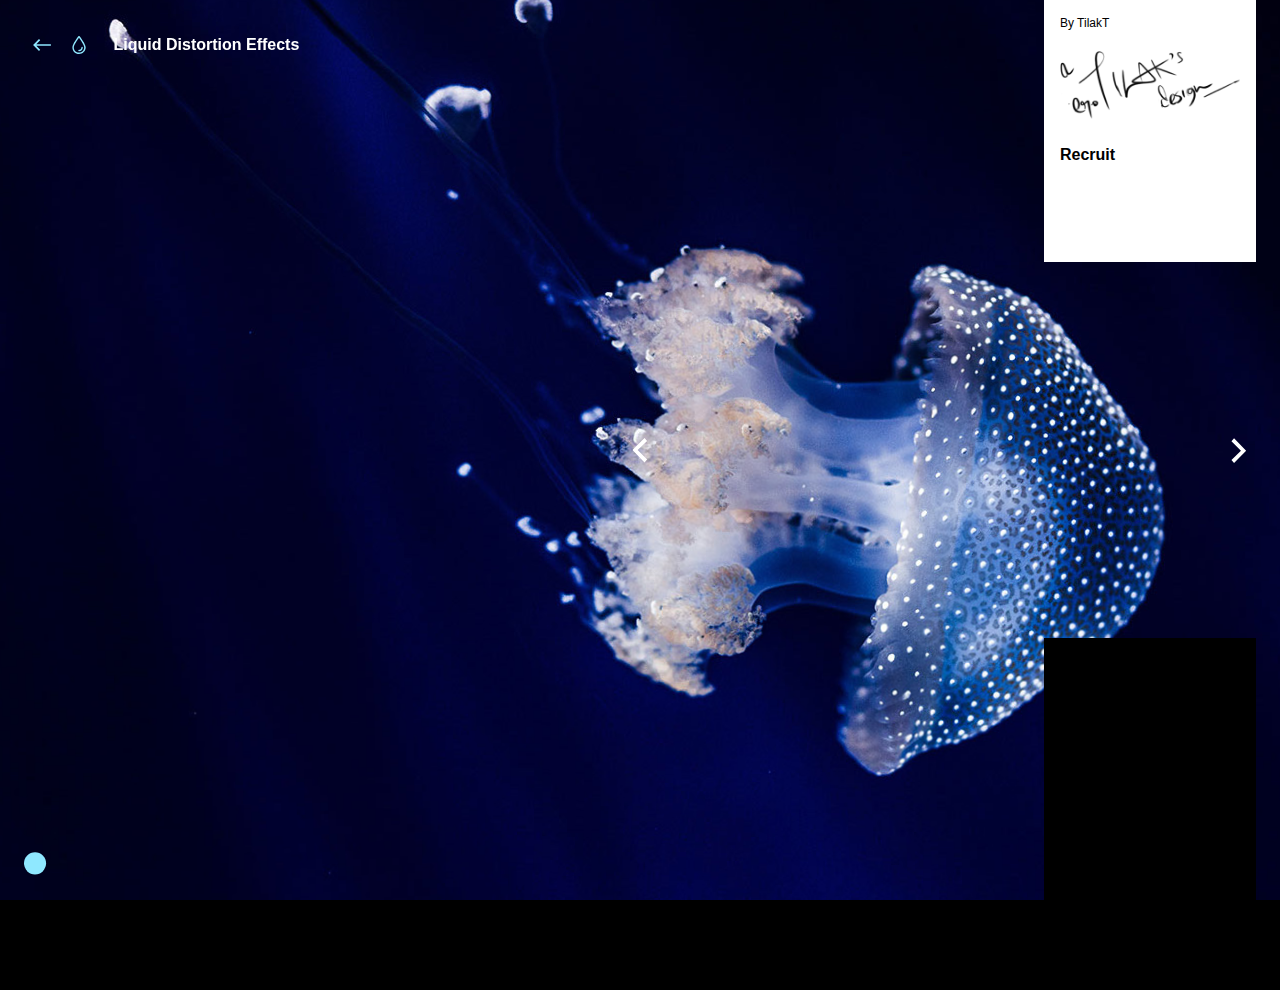
<file: index.html>
<!DOCTYPE html>
<html lang="en" class="no-js">
	<head>
		<meta charset="UTF-8" />
		<meta name="viewport" content="width=device-width, initial-scale=1">
		<title>erTilakT Gallery | INDE-ORIGINALS | Portfolio</title>
		<meta name="description" content="Some liquid distortion effects applied to an image slideshow using canvas, PixiJS and Greensock" />
		<meta name="keywords" content="web development, canvas, distortion, liquid, effect, slideshow, javascript" />
		<meta name="author" content="Yannis Yannakopoulos for Codrops" />
		<link rel="shortcut icon" href="favicon.ico">
		<link rel="stylesheet" type="text/css" href="css/normalize.css" />
		<link rel="stylesheet" type="text/css" href="css/design.css" />
		<link rel="stylesheet" type="text/css" href="css/component.css" />
		<link rel="stylesheet" type="text/css" href="pater/pater.css" />
		<script>document.documentElement.className = 'js';</script>
	</head>
	<body class="design-1 loading">
		<svg class="hidden">
			<symbol id="icon-arrow" viewBox="0 0 24 24">
				<title>arrow</title>
				<polygon points="6.3,12.8 20.9,12.8 20.9,11.2 6.3,11.2 10.2,7.2 9,6 3.1,12 9,18 10.2,16.8 "/>
			</symbol>
			<symbol id="icon-drop" viewBox="0 0 24 24">
				<title>drop</title>
				<path d="M12,21c-3.6,0-6.6-3-6.6-6.6C5.4,11,10.8,4,11.4,3.2C11.6,3.1,11.8,3,12,3s0.4,0.1,0.6,0.3c0.6,0.8,6.1,7.8,6.1,11.2C18.6,18.1,15.6,21,12,21zM12,4.8c-1.8,2.4-5.2,7.4-5.2,9.6c0,2.9,2.3,5.2,5.2,5.2s5.2-2.3,5.2-5.2C17.2,12.2,13.8,7.3,12,4.8z"/><path d="M12,18.2c-0.4,0-0.7-0.3-0.7-0.7s0.3-0.7,0.7-0.7c1.3,0,2.4-1.1,2.4-2.4c0-0.4,0.3-0.7,0.7-0.7c0.4,0,0.7,0.3,0.7,0.7C15.8,16.5,14.1,18.2,12,18.2z"/>
			</symbol>
			<symbol id="icon-home" viewBox="0 0 32.6 31.8">
				<title>home</title>
				<circle cx="15" cy="15" r="15"/>
			</symbol>
			<symbol id="icon-arrow-nav" viewBox="208.3 352 4.2 6.4">
				<title>arrow-nav</title>
				<polygon points="212.1,357.3 211.5,358 208.7,355.1 211.5,352.3 212.1,353 209.9,355.1"></polygon>
			</symbol>
		</svg>
		<main class="site-wrapper">
			<div class="content content--fixed">
				<header class="tilak-header">
					<div class="tilak-links">
						<a class="tilak-icon tilak-icon--prev" href="tel:+91-9791387719" title="Previous design"><svg class="icon icon--arrow"><use xlink:href="#icon-arrow"></use></svg></a>
						<a class="tilak-icon tilak-icon--drop" href="mailto:ertilaksdesign@gmail.com" title="Contact"><svg class="icon icon--drop"><use xlink:href="#icon-drop"></use></svg></a>
					</div>
					<h1 class="tilak-header__title">Liquid Distortion Effects</h1>
				</header>
				<a class="home" href="https://home.com/tilak/LiquidDistortion/" title="Find this project on home"><svg class="icon icon--home"><use xlink:href="#icon-home"></use></svg></a>
				<!-- <nav class="designs">	-->
					<!-- <a class="design design--current" href="index.html"><span>design 1</span></a> -->
					<!-- <a class="design" href="index2.html"><span>design 2</span></a> -->
					<!-- <a class="design" href="index3.html"><span>design 3</span></a> -->
					<!-- <a class="design" href="index4.html"><span>design 4</span></a> -->
					<!-- <a class="design" href="index5.html"><span>design 5</span></a> -->
				<!-- </nav> -->
				<a class="pater" href="mailto:tilakji@engineer.com" onClick="recordOutboundLink(this, 'Outbound Links', 'Hotjar10102017');return false;">
					<div class="pater__img"></div>
					<h3 class="pater__title">Recruit</h3>
					<p class="pater__description">Eye for detail,‘Quality-First’ Mind,Self-motivated learner,D.I.Y Troubleshooter,Creative
Thinker,Sound Aesthete,Listener,Leader <strong>Mail me</strong></p>
				</a>
			</div>
			<div class="content">
				<div class="slide-wrapper">
					<div class="slide-item">
						<img src="img/1.jpg" class="slide-item__image">
					</div>
					<div class="slide-item">
						<img src="img/2.jpg" class="slide-item__image">
					</div>
					<div class="slide-item">
						<img src="img/3.jpg" class="slide-item__image">
					</div>					
				</div>
				<button class="scene-nav scene-nav--prev" data-nav="previous"><svg class="icon icon--arrow-nav-prev"><use xlink:href="#icon-arrow-nav"></use></svg></button>
				<button class="scene-nav scene-nav--next" data-nav="next"><svg class="icon icon--arrow-nav-next"><use xlink:href="#icon-arrow-nav"></use></svg></button>
			</div>
		</main>
		<script src="js/design.js"></script>
		<script src="js/pixi.min.js"></script>
		<script src="js/TweenMax.min.js"></script>
		<script src="js/main.js"></script>
		<script src="js/imagesloaded.pkgd.min.js"></script>
		<script>
			imagesLoaded(document.body, () => document.body.classList.remove('loading'));

			var spriteImages 	= document.querySelectorAll( '.slide-item__image' );
			var spriteImagesSrc = [];

			for ( var i = 0; i < spriteImages.length; i++ ) {
				var img = spriteImages[i];
				spriteImagesSrc.push( img.getAttribute('src' ) );
			}

			var initCanvasSlideshow = new CanvasSlideshow({
				sprites: spriteImagesSrc,
				displacementImage: 'img/dmaps/2048x2048/clouds.jpg',
				autoPlay: true,
				autoPlaySpeed: [10, 3],
				displaceScale: [200, 70]
			});
		</script>
	</body>
</html>
</file>
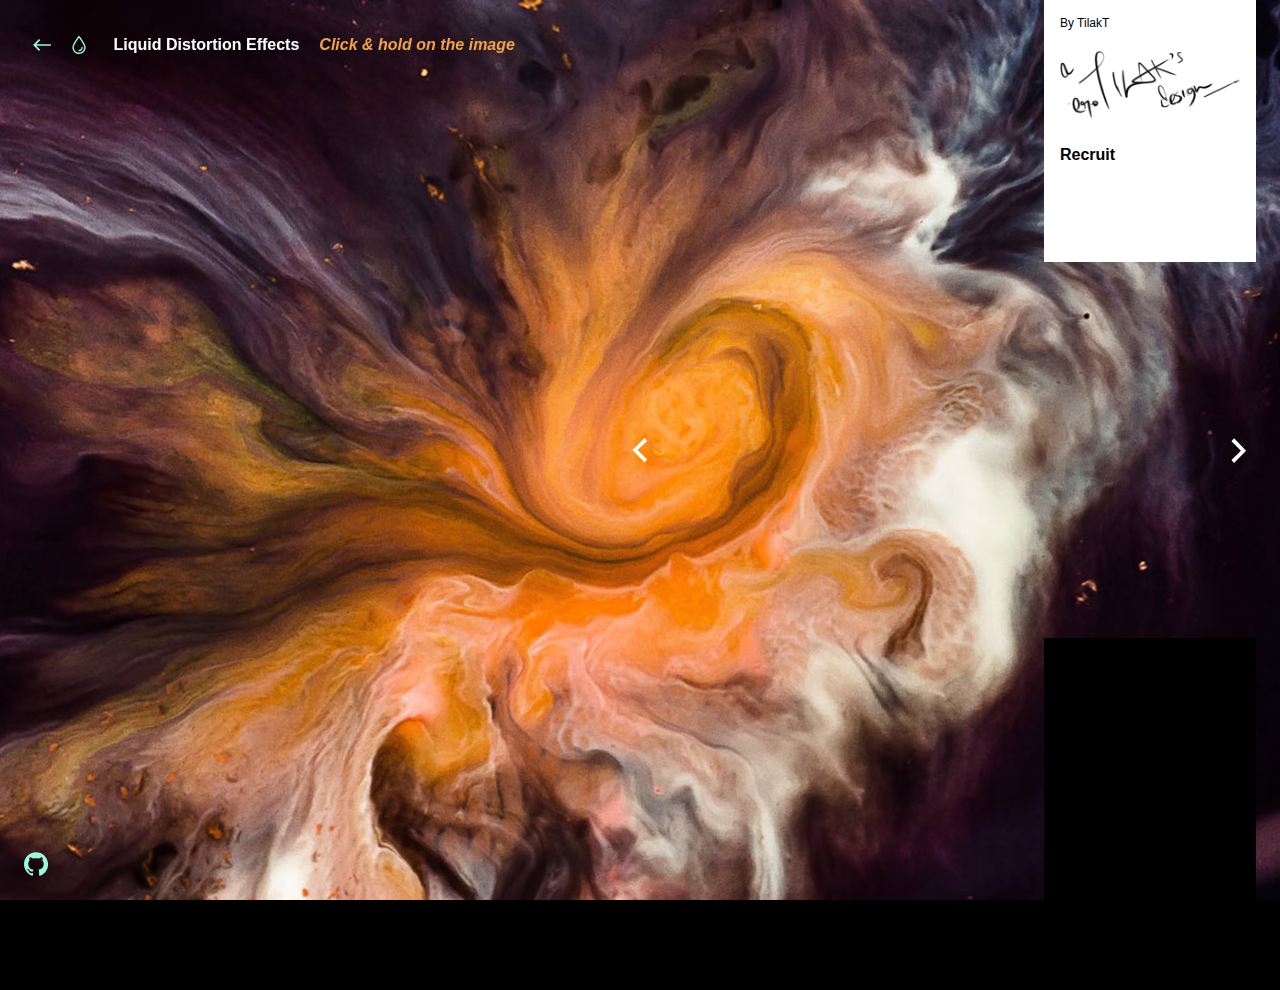
<file: index2.html>
<!DOCTYPE html>
<html lang="en" class="no-js">
	<head>
		<meta charset="UTF-8" />
		<meta name="viewport" content="width=device-width, initial-scale=1">
		<title>erTilakT Gallery | INDE-ORIGINALS | Portfolio</title>
		<meta name="description" content="Some liquid distortion effects applied to an image slideshow using canvas, PixiJS and Greensock" />
		<meta name="keywords" content="web development, canvas, distortion, liquid, effect, slideshow, javascript" />
		<meta name="author" content="Yannis Yannakopoulos for Codrops" />
		<link rel="shortcut icon" href="favicon.ico">
		<link rel="stylesheet" type="text/css" href="css/normalize.css" />
		<link rel="stylesheet" type="text/css" href="css/design.css" />
		<link rel="stylesheet" type="text/css" href="css/component.css" />
		<link rel="stylesheet" type="text/css" href="pater/pater.css" />
		<script>document.documentElement.className = 'js';</script>
	</head>
	<body class="design-2 loading">
		<svg class="hidden">
			<symbol id="icon-arrow" viewBox="0 0 24 24">
				<title>arrow</title>
				<polygon points="6.3,12.8 20.9,12.8 20.9,11.2 6.3,11.2 10.2,7.2 9,6 3.1,12 9,18 10.2,16.8 "/>
			</symbol>
			<symbol id="icon-drop" viewBox="0 0 24 24">
				<title>drop</title>
				<path d="M12,21c-3.6,0-6.6-3-6.6-6.6C5.4,11,10.8,4,11.4,3.2C11.6,3.1,11.8,3,12,3s0.4,0.1,0.6,0.3c0.6,0.8,6.1,7.8,6.1,11.2C18.6,18.1,15.6,21,12,21zM12,4.8c-1.8,2.4-5.2,7.4-5.2,9.6c0,2.9,2.3,5.2,5.2,5.2s5.2-2.3,5.2-5.2C17.2,12.2,13.8,7.3,12,4.8z"/><path d="M12,18.2c-0.4,0-0.7-0.3-0.7-0.7s0.3-0.7,0.7-0.7c1.3,0,2.4-1.1,2.4-2.4c0-0.4,0.3-0.7,0.7-0.7c0.4,0,0.7,0.3,0.7,0.7C15.8,16.5,14.1,18.2,12,18.2z"/>
			</symbol>
			<symbol id="icon-home" viewBox="0 0 32.6 31.8">
				<title>home</title>
				<path d="M16.3,0C7.3,0,0,7.3,0,16.3c0,7.2,4.7,13.3,11.1,15.5c0.8,0.1,1.1-0.4,1.1-0.8c0-0.4,0-1.4,0-2.8c-4.5,1-5.5-2.2-5.5-2.2c-0.7-1.9-1.8-2.4-1.8-2.4c-1.5-1,0.1-1,0.1-1c1.6,0.1,2.5,1.7,2.5,1.7c1.5,2.5,3.8,1.8,4.7,1.4c0.1-1.1,0.6-1.8,1-2.2c-3.6-0.4-7.4-1.8-7.4-8.1c0-1.8,0.6-3.2,1.7-4.4C7.4,10.7,6.8,9,7.7,6.8c0,0,1.4-0.4,4.5,1.7c1.3-0.4,2.7-0.5,4.1-0.5c1.4,0,2.8,0.2,4.1,0.5c3.1-2.1,4.5-1.7,4.5-1.7c0.9,2.2,0.3,3.9,0.2,4.3c1,1.1,1.7,2.6,1.7,4.4c0,6.3-3.8,7.6-7.4,8c0.6,0.5,1.1,1.5,1.1,3c0,2.2,0,3.9,0,4.5c0,0.4,0.3,0.9,1.1,0.8c6.5-2.2,11.1-8.3,11.1-15.5C32.6,7.3,25.3,0,16.3,0z"/>
			</symbol>
			<symbol id="icon-arrow-nav" viewBox="208.3 352 4.2 6.4">
				<title>arrow-nav</title>
				<polygon points="212.1,357.3 211.5,358 208.7,355.1 211.5,352.3 212.1,353 209.9,355.1"></polygon>
			</symbol>
		</svg>
		<main class="site-wrapper">
			<div class="content content--fixed">
				<header class="tilak-header">
					<div class="tilak-links">
						<a class="tilak-icon tilak-icon--prev" href="tel:+91-9791387719" title="Previous design"><svg class="icon icon--arrow"><use xlink:href="#icon-arrow"></use></svg></a>
						<a class="tilak-icon tilak-icon--drop" href="mailto:ertilaksdesign@gmail.com" title="Contact"><svg class="icon icon--drop"><use xlink:href="#icon-drop"></use></svg></a>
					</div>
					<h1 class="tilak-header__title">Liquid Distortion Effects</h1>
					<p class=info>Click &amp; hold on the image</p>
				</header>
				<a class="home" href="https://home.com/tilak/LiquidDistortion/" title="Find this project on home"><svg class="icon icon--home"><use xlink:href="#icon-home"></use></svg></a>
				<!-- <nav class="designs">	-->
					<!-- <a class="design design--current" href="index.html"><span>design 1</span></a> -->
					<!-- <a class="design" href="index2.html"><span>design 2</span></a> -->
					<!-- <a class="design" href="index3.html"><span>design 3</span></a> -->
					<!-- <a class="design" href="index4.html"><span>design 4</span></a> -->
					<!-- <a class="design" href="index5.html"><span>design 5</span></a> -->
				<!-- </nav> -->
				<a class="pater" href="mailto:tilakji@engineer.com" onClick="recordOutboundLink(this, 'Outbound Links', 'Hotjar10102017');return false;">
					<div class="pater__img"></div>
					<h3 class="pater__title">Recruit</h3>
					<p class="pater__description">Eye for detail,‘Quality-First’ Mind,Self-motivated learner,D.I.Y Troubleshooter,Creative
Thinker,Sound Aesthete,Listener,Leader <strong>Mail me</strong></p>
				</a>
			</div>
			<div class="content">
				<div class="slide-wrapper">
					<div class="slide-item">
						<img src="img/4.jpg" class="slide-item__image">
					</div>
					<div class="slide-item">
						<img src="img/5.jpg" class="slide-item__image">
					</div>
					<div class="slide-item">
						<img src="img/6.jpg" class="slide-item__image">
					</div>					
				</div>
				<button class="scene-nav scene-nav--prev" data-nav="previous"><svg class="icon icon--arrow-nav-prev"><use xlink:href="#icon-arrow-nav"></use></svg></button>
				<button class="scene-nav scene-nav--next" data-nav="next"><svg class="icon icon--arrow-nav-next"><use xlink:href="#icon-arrow-nav"></use></svg></button>
			</div>
		</main>
		<script src="js/design.js"></script>
		<script src="js/pixi.min.js"></script>
		<script src="js/TweenMax.min.js"></script>
		<script src="js/main2.js"></script>
		<script src="js/imagesloaded.pkgd.min.js"></script>
		<script>
			imagesLoaded(document.body, () => document.body.classList.remove('loading'));

			var spriteImages = document.querySelectorAll( '.slide-item__image' );
			var spriteImagesSrc = [];
			var texts = [];

			for ( var i = 0; i < spriteImages.length; i++ ) {

				var img = spriteImages[i];
					
				// Set the texts you want to display to each slide 
				// in a sibling element of your image and edit accordingly
				if ( img.nextElementSibling ) {
					texts.push(img.nextElementSibling.innerHTML);
				} else {
					texts.push('');
				}

				spriteImagesSrc.push( img.getAttribute('src' ) );
			}

			var initCanvasSlideshow = new CanvasSlideshow({
				sprites: spriteImagesSrc,
				displacementImage: 'img/dmaps/512x512/clouds.jpg',
				autoPlay: true,
				autoPlaySpeed: [0.3, 0.3],
				displaceScale: [800, 500],
				displaceAutoFit: true,
				displacementCenter: true,
				interactive: true,
				interactionEvent: 'click', // 'click', 'hover', 'both' 
			});
		</script>
	</body>
</html>
</file>
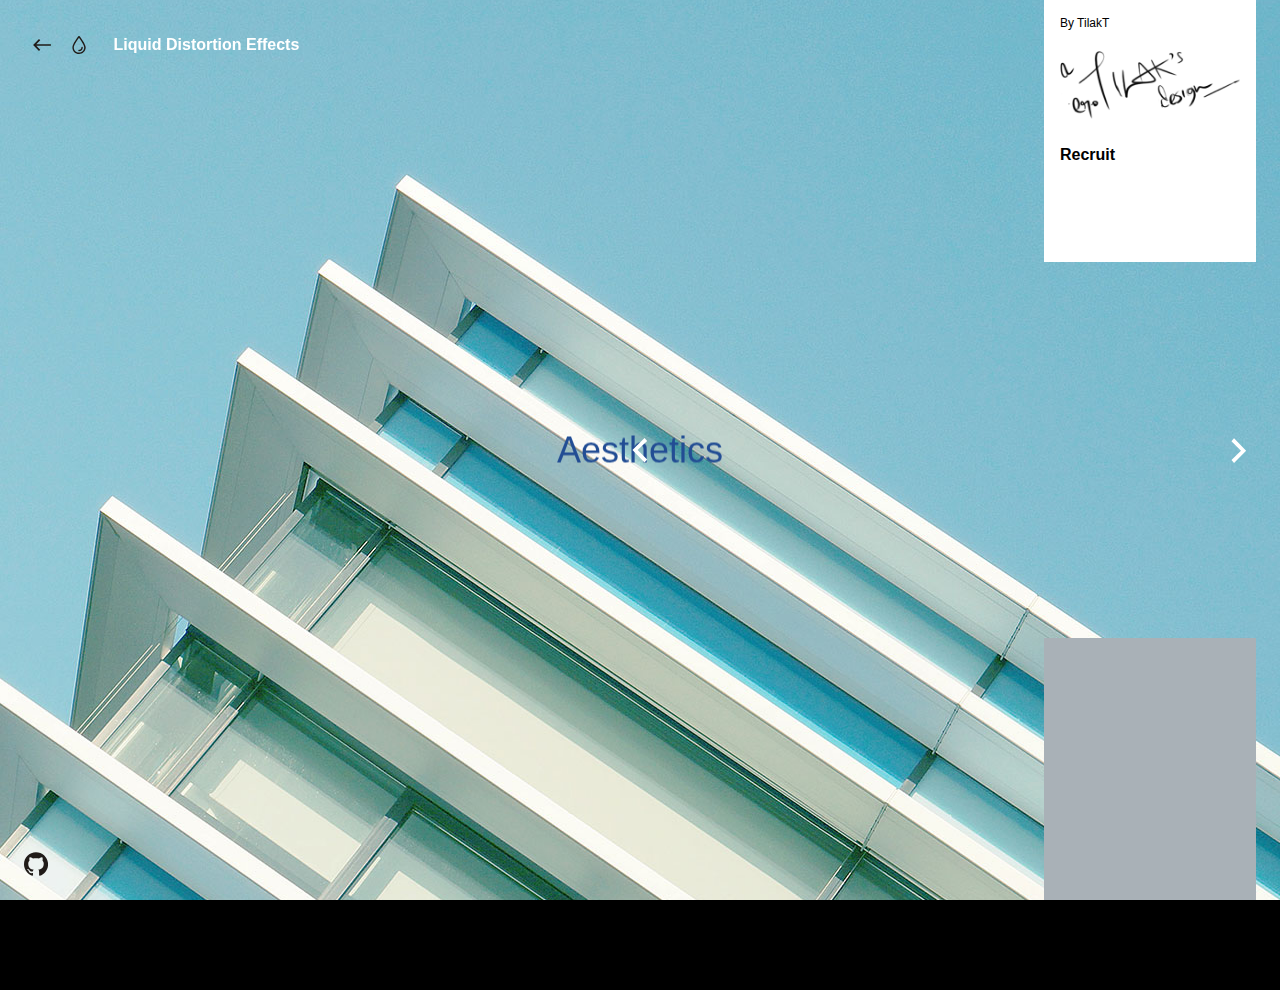
<file: index3.html>
<!DOCTYPE html>
<html lang="en" class="no-js">
	<head>
		<meta charset="UTF-8" />
		<meta name="viewport" content="width=device-width, initial-scale=1">
		<title>erTilakT Gallery | INDE-ORIGINALS | Portfolio</title>
		<meta name="description" content="Some liquid distortion effects applied to an image slideshow using canvas, PixiJS and Greensock" />
		<meta name="keywords" content="web development, canvas, distortion, liquid, effect, slideshow, javascript" />
		<meta name="author" content="Yannis Yannakopoulos for Codrops" />
		<link rel="shortcut icon" href="favicon.ico">
		<link rel="stylesheet" type="text/css" href="css/normalize.css" />
		<link rel="stylesheet" type="text/css" href="css/design.css" />
		<link rel="stylesheet" type="text/css" href="css/component.css" />
		<link rel="stylesheet" type="text/css" href="pater/pater.css" />
		<script>document.documentElement.className = 'js';</script>
	</head>
	<body class="design-3 loading">
		<svg class="hidden">
			<symbol id="icon-arrow" viewBox="0 0 24 24">
				<title>arrow</title>
				<polygon points="6.3,12.8 20.9,12.8 20.9,11.2 6.3,11.2 10.2,7.2 9,6 3.1,12 9,18 10.2,16.8 "/>
			</symbol>
			<symbol id="icon-drop" viewBox="0 0 24 24">
				<title>drop</title>
				<path d="M12,21c-3.6,0-6.6-3-6.6-6.6C5.4,11,10.8,4,11.4,3.2C11.6,3.1,11.8,3,12,3s0.4,0.1,0.6,0.3c0.6,0.8,6.1,7.8,6.1,11.2C18.6,18.1,15.6,21,12,21zM12,4.8c-1.8,2.4-5.2,7.4-5.2,9.6c0,2.9,2.3,5.2,5.2,5.2s5.2-2.3,5.2-5.2C17.2,12.2,13.8,7.3,12,4.8z"/><path d="M12,18.2c-0.4,0-0.7-0.3-0.7-0.7s0.3-0.7,0.7-0.7c1.3,0,2.4-1.1,2.4-2.4c0-0.4,0.3-0.7,0.7-0.7c0.4,0,0.7,0.3,0.7,0.7C15.8,16.5,14.1,18.2,12,18.2z"/>
			</symbol>
			<symbol id="icon-home" viewBox="0 0 32.6 31.8">
				<title>home</title>
				<path d="M16.3,0C7.3,0,0,7.3,0,16.3c0,7.2,4.7,13.3,11.1,15.5c0.8,0.1,1.1-0.4,1.1-0.8c0-0.4,0-1.4,0-2.8c-4.5,1-5.5-2.2-5.5-2.2c-0.7-1.9-1.8-2.4-1.8-2.4c-1.5-1,0.1-1,0.1-1c1.6,0.1,2.5,1.7,2.5,1.7c1.5,2.5,3.8,1.8,4.7,1.4c0.1-1.1,0.6-1.8,1-2.2c-3.6-0.4-7.4-1.8-7.4-8.1c0-1.8,0.6-3.2,1.7-4.4C7.4,10.7,6.8,9,7.7,6.8c0,0,1.4-0.4,4.5,1.7c1.3-0.4,2.7-0.5,4.1-0.5c1.4,0,2.8,0.2,4.1,0.5c3.1-2.1,4.5-1.7,4.5-1.7c0.9,2.2,0.3,3.9,0.2,4.3c1,1.1,1.7,2.6,1.7,4.4c0,6.3-3.8,7.6-7.4,8c0.6,0.5,1.1,1.5,1.1,3c0,2.2,0,3.9,0,4.5c0,0.4,0.3,0.9,1.1,0.8c6.5-2.2,11.1-8.3,11.1-15.5C32.6,7.3,25.3,0,16.3,0z"/>
			</symbol>
			<symbol id="icon-arrow-nav" viewBox="208.3 352 4.2 6.4">
				<title>arrow-nav</title>
				<polygon points="212.1,357.3 211.5,358 208.7,355.1 211.5,352.3 212.1,353 209.9,355.1"></polygon>
			</symbol>
		</svg>
		<main class="site-wrapper">
			<div class="content content--fixed">
				<header class="tilak-header">
					<div class="tilak-links">
						<a class="tilak-icon tilak-icon--prev" href="tel:+91-9791387719" title="Previous design"><svg class="icon icon--arrow"><use xlink:href="#icon-arrow"></use></svg></a>
						<a class="tilak-icon tilak-icon--drop" href="mailto:ertilaksdesign@gmail.com" title="Contact"><svg class="icon icon--drop"><use xlink:href="#icon-drop"></use></svg></a>
					</div>
					<h1 class="tilak-header__title">Liquid Distortion Effects</h1>
				</header>
				<a class="home" href="https://home.com/tilak/LiquidDistortion/" title="Find this project on home"><svg class="icon icon--home"><use xlink:href="#icon-home"></use></svg></a>
				<!-- <nav class="designs">	-->
					<!-- <a class="design design--current" href="index.html"><span>design 1</span></a> -->
					<!-- <a class="design" href="index2.html"><span>design 2</span></a> -->
					<!-- <a class="design" href="index3.html"><span>design 3</span></a> -->
					<!-- <a class="design" href="index4.html"><span>design 4</span></a> -->
					<!-- <a class="design" href="index5.html"><span>design 5</span></a> -->
				<!-- </nav> -->
				<a class="pater" href="mailto:tilakji@engineer.com" onClick="recordOutboundLink(this, 'Outbound Links', 'Hotjar10102017');return false;">
					<div class="pater__img"></div>
					<h3 class="pater__title">Recruit</h3>
					<p class="pater__description">Eye for detail,‘Quality-First’ Mind,Self-motivated learner,D.I.Y Troubleshooter,Creative
Thinker,Sound Aesthete,Listener,Leader <strong>Mail me</strong></p>
				</a>
			</div>
			<div class="content">
				<div class="slide-wrapper">
					<div class="slide-item">
						<img src="img/7.jpg" class="slide-item__image">
						<h3 class="slide-item__title">Aesthetics</h3>
					</div>
					<div class="slide-item">
						<img src="img/8.jpg" class="slide-item__image">
						<h3 class="slide-item__title">Creativity</h3>
					</div>
					<div class="slide-item">
						<img src="img/9.jpg" class="slide-item__image">
						<h3 class="slide-item__title">Perfection</h3>
					</div>				
				</div>
				<button class="scene-nav scene-nav--prev" data-nav="previous"><svg class="icon icon--arrow-nav-prev"><use xlink:href="#icon-arrow-nav"></use></svg></button>
				<button class="scene-nav scene-nav--next" data-nav="next"><svg class="icon icon--arrow-nav-next"><use xlink:href="#icon-arrow-nav"></use></svg></button>				
			</div>
		</main>
		<script src="js/design.js"></script>
		<script src="js/pixi.min.js"></script>
		<script src="js/TweenMax.min.js"></script>
		<script src="js/main3.js"></script>
		<script src="js/imagesloaded.pkgd.min.js"></script>
		<script>
			imagesLoaded(document.body, () => document.body.classList.remove('loading'));
			
			var spriteImages = document.querySelectorAll( '.slide-item__image' );
			var spriteImagesSrc = [];
			var texts = [];

			for ( var i = 0; i < spriteImages.length; i++ ) {

				var img = spriteImages[i];
				// Set the texts you want to display to each slide 
				// in a sibling element of your image and edit accordingly
				if ( img.nextElementSibling ) {
					texts.push(img.nextElementSibling.innerHTML);
				} else {
					texts.push('');
				}
				spriteImagesSrc.push( img.getAttribute('src' ) );

			}

			var initCanvasSlideshow = new CanvasSlideshow({
				sprites: spriteImagesSrc,
				displacementImage: 'img/dmaps/512x512/crystalize.jpg',
				autoPlay: false,
				displaceScale: [300, 300],
				fullScreen: true,
				wacky: false,
				texts: texts,
				textColor: "#224d94",
				centerSprites: true,
				wacky: true
			});
		</script>
	</body>
</html>
</file>
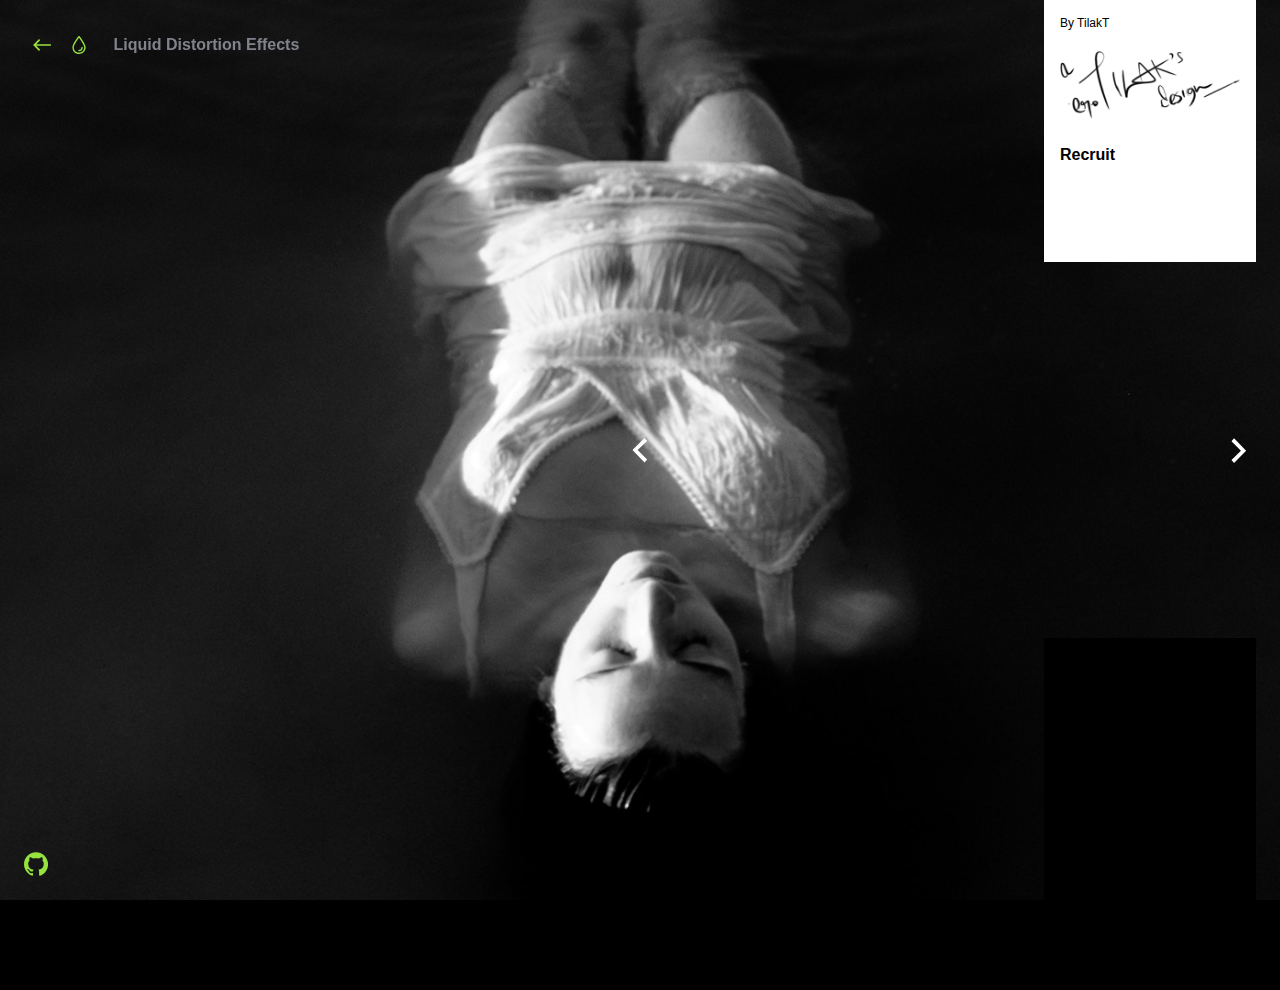
<file: index4.html>
<!DOCTYPE html>
<html lang="en" class="no-js">
	<head>
		<meta charset="UTF-8" />
		<meta name="viewport" content="width=device-width, initial-scale=1">
		<title>erTilakT Gallery | INDE-ORIGINALS | Portfolio</title>
		<meta name="description" content="Some liquid distortion effects applied to an image slideshow using canvas, PixiJS and Greensock" />
		<meta name="keywords" content="web development, canvas, distortion, liquid, effect, slideshow, javascript" />
		<meta name="author" content="Yannis Yannakopoulos for Codrops" />
		<link rel="shortcut icon" href="favicon.ico">
		<link rel="stylesheet" type="text/css" href="css/normalize.css" />
		<link rel="stylesheet" type="text/css" href="css/design.css" />
		<link rel="stylesheet" type="text/css" href="css/component.css" />
		<link rel="stylesheet" type="text/css" href="pater/pater.css" />
		<script>document.documentElement.className = 'js';</script>
	</head>
	<body class="design-4 loading">
		<svg class="hidden">
			<symbol id="icon-arrow" viewBox="0 0 24 24">
				<title>arrow</title>
				<polygon points="6.3,12.8 20.9,12.8 20.9,11.2 6.3,11.2 10.2,7.2 9,6 3.1,12 9,18 10.2,16.8 "/>
			</symbol>
			<symbol id="icon-drop" viewBox="0 0 24 24">
				<title>drop</title>
				<path d="M12,21c-3.6,0-6.6-3-6.6-6.6C5.4,11,10.8,4,11.4,3.2C11.6,3.1,11.8,3,12,3s0.4,0.1,0.6,0.3c0.6,0.8,6.1,7.8,6.1,11.2C18.6,18.1,15.6,21,12,21zM12,4.8c-1.8,2.4-5.2,7.4-5.2,9.6c0,2.9,2.3,5.2,5.2,5.2s5.2-2.3,5.2-5.2C17.2,12.2,13.8,7.3,12,4.8z"/><path d="M12,18.2c-0.4,0-0.7-0.3-0.7-0.7s0.3-0.7,0.7-0.7c1.3,0,2.4-1.1,2.4-2.4c0-0.4,0.3-0.7,0.7-0.7c0.4,0,0.7,0.3,0.7,0.7C15.8,16.5,14.1,18.2,12,18.2z"/>
			</symbol>
			<symbol id="icon-home" viewBox="0 0 32.6 31.8">
				<title>home</title>
				<path d="M16.3,0C7.3,0,0,7.3,0,16.3c0,7.2,4.7,13.3,11.1,15.5c0.8,0.1,1.1-0.4,1.1-0.8c0-0.4,0-1.4,0-2.8c-4.5,1-5.5-2.2-5.5-2.2c-0.7-1.9-1.8-2.4-1.8-2.4c-1.5-1,0.1-1,0.1-1c1.6,0.1,2.5,1.7,2.5,1.7c1.5,2.5,3.8,1.8,4.7,1.4c0.1-1.1,0.6-1.8,1-2.2c-3.6-0.4-7.4-1.8-7.4-8.1c0-1.8,0.6-3.2,1.7-4.4C7.4,10.7,6.8,9,7.7,6.8c0,0,1.4-0.4,4.5,1.7c1.3-0.4,2.7-0.5,4.1-0.5c1.4,0,2.8,0.2,4.1,0.5c3.1-2.1,4.5-1.7,4.5-1.7c0.9,2.2,0.3,3.9,0.2,4.3c1,1.1,1.7,2.6,1.7,4.4c0,6.3-3.8,7.6-7.4,8c0.6,0.5,1.1,1.5,1.1,3c0,2.2,0,3.9,0,4.5c0,0.4,0.3,0.9,1.1,0.8c6.5-2.2,11.1-8.3,11.1-15.5C32.6,7.3,25.3,0,16.3,0z"/>
			</symbol>
			<symbol id="icon-arrow-nav" viewBox="208.3 352 4.2 6.4">
				<title>arrow-nav</title>
				<polygon points="212.1,357.3 211.5,358 208.7,355.1 211.5,352.3 212.1,353 209.9,355.1"></polygon>
			</symbol>
		</svg>
		<main class="site-wrapper">
			<div class="content content--fixed">
				<header class="tilak-header">
					<div class="tilak-links">
						<a class="tilak-icon tilak-icon--prev" href="tel:+91-9791387719" title="Previous design"><svg class="icon icon--arrow"><use xlink:href="#icon-arrow"></use></svg></a>
						<a class="tilak-icon tilak-icon--drop" href="mailto:ertilaksdesign@gmail.com" title="Contact"><svg class="icon icon--drop"><use xlink:href="#icon-drop"></use></svg></a>
					</div>
					<h1 class="tilak-header__title">Liquid Distortion Effects</h1>
				</header>
				<a class="home" href="https://home.com/tilak/LiquidDistortion/" title="Find this project on home"><svg class="icon icon--home"><use xlink:href="#icon-home"></use></svg></a>
				<!-- <nav class="designs">	-->
					<!-- <a class="design design--current" href="index.html"><span>design 1</span></a> -->
					<!-- <a class="design" href="index2.html"><span>design 2</span></a> -->
					<!-- <a class="design" href="index3.html"><span>design 3</span></a> -->
					<!-- <a class="design" href="index4.html"><span>design 4</span></a> -->
					<!-- <a class="design" href="index5.html"><span>design 5</span></a> -->
				<!-- </nav> -->
				<a class="pater" href="mailto:tilakji@engineer.com" onClick="recordOutboundLink(this, 'Outbound Links', 'Hotjar10102017');return false;">
					<div class="pater__img"></div>
					<h3 class="pater__title">Recruit</h3>
					<p class="pater__description">Eye for detail,‘Quality-First’ Mind,Self-motivated learner,D.I.Y Troubleshooter,Creative
Thinker,Sound Aesthete,Listener,Leader <strong>Mail me</strong></p>
				</a>
			</div>
			<div class="content">
				<div class="slide-wrapper">
					<div class="slide-item">
						<img src="img/10.jpg" class="slide-item__image">
					</div>
					<div class="slide-item">
						<img src="img/11.jpg" class="slide-item__image">
					</div>
					<div class="slide-item">
						<img src="img/12.jpg" class="slide-item__image">
					</div>			
				</div>
				<button class="scene-nav scene-nav--prev" data-nav="previous"><svg class="icon icon--arrow-nav-prev"><use xlink:href="#icon-arrow-nav"></use></svg></button>
				<button class="scene-nav scene-nav--next" data-nav="next"><svg class="icon icon--arrow-nav-next"><use xlink:href="#icon-arrow-nav"></use></svg></button>
			</div>
		</main>
		<script src="js/design.js"></script>
		<script src="js/pixi.min.js"></script>
		<script src="js/TweenMax.min.js"></script>
		<script src="js/main4.js"></script>
		<script src="js/imagesloaded.pkgd.min.js"></script>
		<script>
			imagesLoaded(document.body, () => document.body.classList.remove('loading'));
			
			var spriteImages = document.querySelectorAll( '.slide-item__image' );
			var spriteImagesSrc = [];
			var texts = [];

			for ( var i = 0; i < spriteImages.length; i++ ) {
				var img = spriteImages[i];
				// Set the texts you want to display to each slide 
				// in a sibling element of your image and edit accordingly
				if ( img.nextElementSibling ) {
					texts.push(img.nextElementSibling.innerHTML);
				} else {
					texts.push('');
				}
				spriteImagesSrc.push( img.getAttribute('src' ) );
			}
      
			var initCanvasSlideshow = new CanvasSlideshow({
				sprites: spriteImagesSrc,
				displacementImage: 'img/dmaps/2048x2048/ripple.jpg',
				autoPlay: true,
				autoPlaySpeed: [0.1, 0.1],
				centerSprites: false
			});
		</script>
	</body>
</html>
</file>
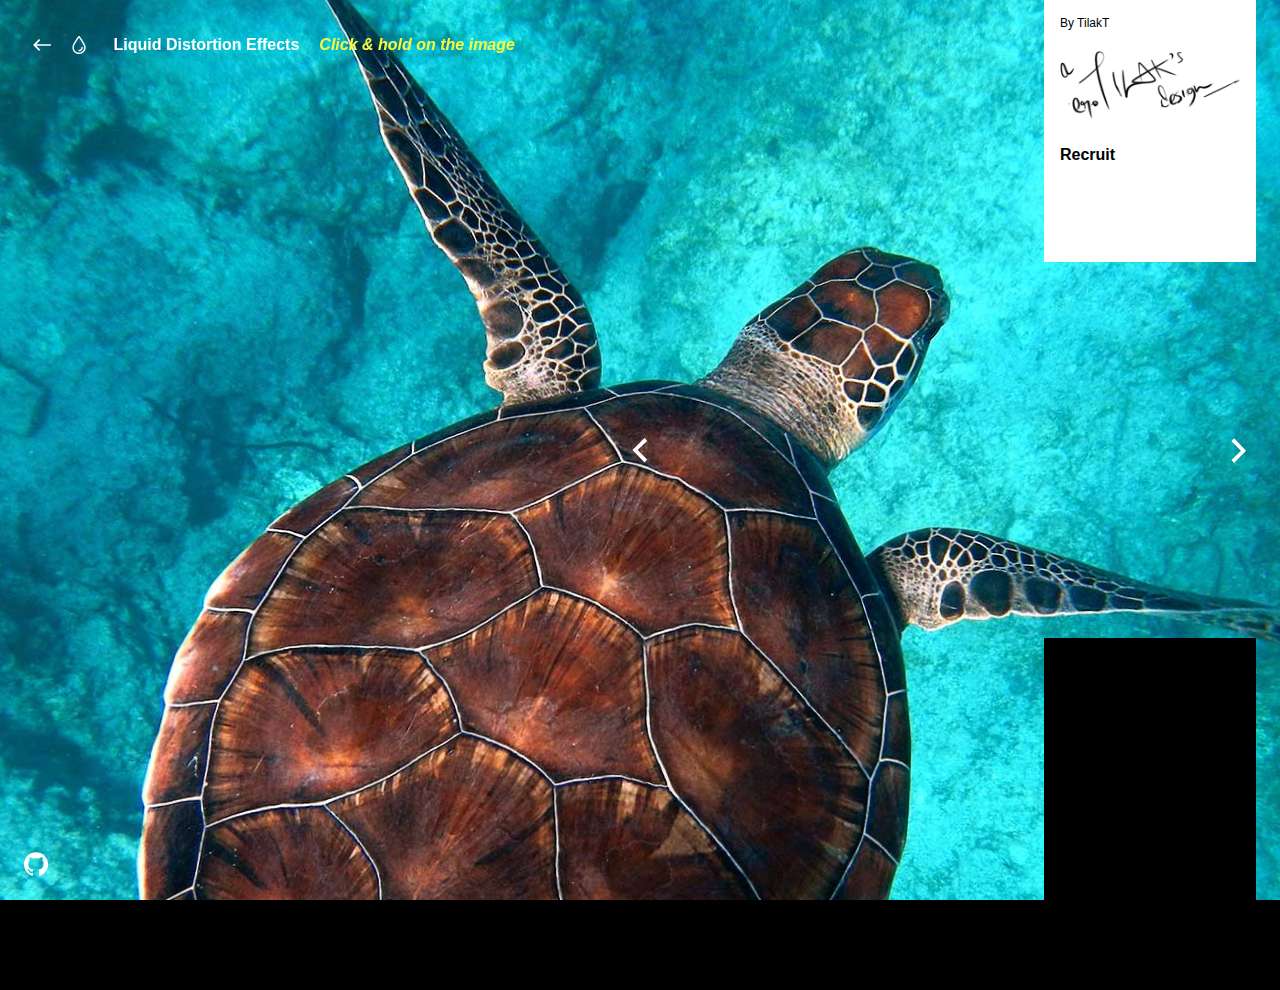
<file: index5.html>
<!DOCTYPE html>
<html lang="en" class="no-js">
	<head>
		<meta charset="UTF-8" />
		<meta name="viewport" content="width=device-width, initial-scale=1">
		<title>erTilakT Gallery | INDE-ORIGINALS | Portfolio</title>
		<meta name="description" content="Some liquid distortion effects applied to an image slideshow using canvas, PixiJS and Greensock" />
		<meta name="keywords" content="web development, canvas, distortion, liquid, effect, slideshow, javascript" />
		<meta name="author" content="Yannis Yannakopoulos for Codrops" />
		<link rel="shortcut icon" href="favicon.ico">
		<link rel="stylesheet" type="text/css" href="css/normalize.css" />
		<link rel="stylesheet" type="text/css" href="css/design.css" />
		<link rel="stylesheet" type="text/css" href="css/component.css" />
		<link rel="stylesheet" type="text/css" href="pater/pater.css" />
		<script>document.documentElement.className = 'js';</script>
	</head>
	<body class="design-5 loading">
		<svg class="hidden">
			<symbol id="icon-arrow" viewBox="0 0 24 24">
				<title>arrow</title>
				<polygon points="6.3,12.8 20.9,12.8 20.9,11.2 6.3,11.2 10.2,7.2 9,6 3.1,12 9,18 10.2,16.8 "/>
			</symbol>
			<symbol id="icon-drop" viewBox="0 0 24 24">
				<title>drop</title>
				<path d="M12,21c-3.6,0-6.6-3-6.6-6.6C5.4,11,10.8,4,11.4,3.2C11.6,3.1,11.8,3,12,3s0.4,0.1,0.6,0.3c0.6,0.8,6.1,7.8,6.1,11.2C18.6,18.1,15.6,21,12,21zM12,4.8c-1.8,2.4-5.2,7.4-5.2,9.6c0,2.9,2.3,5.2,5.2,5.2s5.2-2.3,5.2-5.2C17.2,12.2,13.8,7.3,12,4.8z"/><path d="M12,18.2c-0.4,0-0.7-0.3-0.7-0.7s0.3-0.7,0.7-0.7c1.3,0,2.4-1.1,2.4-2.4c0-0.4,0.3-0.7,0.7-0.7c0.4,0,0.7,0.3,0.7,0.7C15.8,16.5,14.1,18.2,12,18.2z"/>
			</symbol>
			<symbol id="icon-home" viewBox="0 0 32.6 31.8">
				<title>home</title>
				<path d="M16.3,0C7.3,0,0,7.3,0,16.3c0,7.2,4.7,13.3,11.1,15.5c0.8,0.1,1.1-0.4,1.1-0.8c0-0.4,0-1.4,0-2.8c-4.5,1-5.5-2.2-5.5-2.2c-0.7-1.9-1.8-2.4-1.8-2.4c-1.5-1,0.1-1,0.1-1c1.6,0.1,2.5,1.7,2.5,1.7c1.5,2.5,3.8,1.8,4.7,1.4c0.1-1.1,0.6-1.8,1-2.2c-3.6-0.4-7.4-1.8-7.4-8.1c0-1.8,0.6-3.2,1.7-4.4C7.4,10.7,6.8,9,7.7,6.8c0,0,1.4-0.4,4.5,1.7c1.3-0.4,2.7-0.5,4.1-0.5c1.4,0,2.8,0.2,4.1,0.5c3.1-2.1,4.5-1.7,4.5-1.7c0.9,2.2,0.3,3.9,0.2,4.3c1,1.1,1.7,2.6,1.7,4.4c0,6.3-3.8,7.6-7.4,8c0.6,0.5,1.1,1.5,1.1,3c0,2.2,0,3.9,0,4.5c0,0.4,0.3,0.9,1.1,0.8c6.5-2.2,11.1-8.3,11.1-15.5C32.6,7.3,25.3,0,16.3,0z"/>
			</symbol>
			<symbol id="icon-arrow-nav" viewBox="208.3 352 4.2 6.4">
				<title>arrow-nav</title>
				<polygon points="212.1,357.3 211.5,358 208.7,355.1 211.5,352.3 212.1,353 209.9,355.1"></polygon>
			</symbol>
		</svg>
		<main class="site-wrapper">
			<div class="content content--fixed">
				<header class="tilak-header">
					<div class="tilak-links">
						<a class="tilak-icon tilak-icon--prev" href="tel:+91-9791387719" title="Previous design"><svg class="icon icon--arrow"><use xlink:href="#icon-arrow"></use></svg></a>
						<a class="tilak-icon tilak-icon--drop" href="mailto:ertilaksdesign@gmail.com" title="Contact"><svg class="icon icon--drop"><use xlink:href="#icon-drop"></use></svg></a>
					</div>
					<h1 class="tilak-header__title">Liquid Distortion Effects</h1>
					<p class=info>Click &amp; hold on the image</p>
				</header>
				<a class="home" href="https://home.com/tilak/LiquidDistortion/" title="Find this project on home"><svg class="icon icon--home"><use xlink:href="#icon-home"></use></svg></a>
				<!-- <nav class="designs">	-->
					<!-- <a class="design design--current" href="index.html"><span>design 1</span></a> -->
					<!-- <a class="design" href="index2.html"><span>design 2</span></a> -->
					<!-- <a class="design" href="index3.html"><span>design 3</span></a> -->
					<!-- <a class="design" href="index4.html"><span>design 4</span></a> -->
					<!-- <a class="design" href="index5.html"><span>design 5</span></a> -->
				<!-- </nav> -->
				<a class="pater" href="mailto:tilakji@engineer.com" <--! onClick="recordOutboundLink(this, 'Outbound Links', 'Hotjar10102017');return false; -->">
					<div class="pater__img"></div>
					<h3 class="pater__title">Recruit</h3>
					<p class="pater__description">Eye for detail,‘Quality-First’ Mind,Self-motivated learner,D.I.Y Troubleshooter,Creative
Thinker,Sound Aesthete,Listener,Leader <strong>Mail me</strong></p>
				</a>
			</div>
			<div class="content">
				<div class="slide-wrapper">
					<div class="slide-item">
						<img src="img/13.jpg" class="slide-item__image">
					</div>
					<div class="slide-item">
						<img src="img/14.jpg" class="slide-item__image">
					</div>
					<div class="slide-item">
						<img src="img/15.jpg" class="slide-item__image">
					</div>		
				</div>
				<button class="scene-nav scene-nav--prev" data-nav="previous"><svg class="icon icon--arrow-nav-prev"><use xlink:href="#icon-arrow-nav"></use></svg></button>
				<button class="scene-nav scene-nav--next" data-nav="next"><svg class="icon icon--arrow-nav-next"><use xlink:href="#icon-arrow-nav"></use></svg></button>
			</div>
		</main>
		<script src="js/design.js"></script>
		<script src="js/pixi.min.js"></script>
		<script src="js/TweenMax.min.js"></script>
		<script src="js/main5.js"></script>
		<script src="js/imagesloaded.pkgd.min.js"></script>
		<script>
			imagesLoaded(document.body, () => document.body.classList.remove('loading'));
			
			var spriteImages = document.querySelectorAll( '.slide-item__image' );
			var spriteImagesSrc = [];
			var texts = [];

			for ( var i = 0; i < spriteImages.length; i++ ) {
				var img = spriteImages[i];
				// Set the texts you want to display to each slide 
				// in a sibling element of your image and edit accordingly
				if ( img.nextElementSibling ) {
					texts.push(img.nextElementSibling.innerHTML);
				} else {
					texts.push('');
				}
				spriteImagesSrc.push( img.getAttribute('src' ) );
			}
      
			var initCanvasSlideshow = new CanvasSlideshow({
				sprites: spriteImagesSrc,
				displacementImage: 'img/dmaps/2048x2048/clouds.jpg',
				autoPlay: true,
				autoPlaySpeed: [4, 3],
				displaceScale: [5000, 10000],
				interactive: true,
				interactionEvent: 'click', // 'click', 'hover', 'both' 
				displaceAutoFit: false,
				dispatchPointerOver: true // restarts pointerover event after click 
			});
		</script>
	</body>
</html>
</file>
<file: css/design.css>
*,
*::after,
*::before {
	box-sizing: border-box;
}

html {
	background: #000;
}

body {
	font-family: -apple-system, BlinkMacSystemFont, "Segoe UI", Helvetica, Arial, sans-serif;
	height: 100vh;
	overflow: hidden;
	color: #fff;
	color: var(--color-text);
	background-color: #000;
	background-color: var(--color-bg);
	-webkit-font-smoothing: antialiased;
	-moz-osx-font-smoothing: grayscale;
}

/* Color schemes */
.design-1 {
	--color-text: #fff;
	--color-bg: #000;
	--color-link: #8fe8ff;
	--color-link-hover: #fff;
	--color-info: #72af3a;
	--color-nav: #fff;
}

.design-2 {
	--color-text: #fff;
    --color-bg: #000;
    --color-link: #9cf9db;
    --color-link-hover: #fff;
    --color-info: #f3a145;
    --color-nav: #fff;
}

.design-3 {
	--color-text: #fff;
	--color-bg: #a9b1b7;
	--color-link: #201b18;
	--color-link-hover: #224d94;
	--color-info: #fff473;
	--color-nav: #fff;
}

.design-4 {
	--color-text: #81838c;
    --color-bg: #000;
    --color-link: #96e23e;
    --color-link-hover: #fff;
    --color-info: #ea7836;
    --color-nav: #fff;
}

.design-5 {
    --color-text: #fff;
    --color-bg: #000;
    --color-link: #fff;
    --color-link-hover: #2a3cbb;
    --color-info: #f7fb40;
    --color-nav: #fff;
}

/* Fade effect */
.js body {
	opacity: 0;
	transition: opacity 0.3s;		
}

.js body.render {
	opacity: 1;
}

/* Page Loader */
.js .loading::before {
	content: '';
	position: fixed;
	z-index: 100000;
	top: 0;
	left: 0;
	width: 100%;
	height: 100%;
	background: var(--color-bg);
}

.js .loading::after {
	content: '';
	position: fixed;
	z-index: 100000;
	top: 50%;
	left: 50%;
	width: 60px;
	height: 60px;
	margin: -30px 0 0 -30px;
	pointer-events: none;
	border-radius: 50%;
	opacity: 0.4;
	background: var(--color-link);
	animation: loaderAnim 0.7s linear infinite alternate forwards;
}

@keyframes loaderAnim {
	to {
		opacity: 1;
		transform: scale3d(0.5,0.5,1);
	}
}

a {
	text-decoration: none;
	color: #5d93d8;
	color: var(--color-link);
	outline: none;
}

a:hover,
a:focus {
	color: #423c2b;
	color: var(--color-link-hover);
	outline: none;
}

.hidden {
	position: absolute;
	overflow: hidden;
	width: 0;
	height: 0;
	pointer-events: none;
}

.message {
	background: var(--color-text);
	color: var(--color-bg);
	text-align: center;
	padding: 1em;
	display: none;
	position: relative;
	z-index: 100;
}

/* Icons */
.icon {
	display: block;
	width: 1.5em;
	height: 1.5em;
	margin: 0 auto;
	fill: currentColor;
}

main {
	position: relative;
	width: 100%;
}

.content {
	position: relative;
	display: flex;
	justify-content: center;
	align-items: center;
	min-height: 100vh;
	margin: 0 auto;
}

.content--fixed {
	position: fixed;
	z-index: 10000;
	top: 0;
	left: 0;
	display: grid;
	align-content: space-between;
	width: 100%;
	max-width: none;
	height: 100vh;
	padding: 1.5em;
	pointer-events: none;
	grid-template-columns: 50% 50%;
	grid-template-rows: auto auto 4em;
	grid-template-areas: 'header ...'
	'... ...'
	'home designs';
}

.content--fixed a {
	pointer-events: auto;
}

/* Header */
.tilak-header {
	position: relative;
	z-index: 100;
	display: flex;
	flex-direction: row;
	align-items: flex-start;
	align-items: center;
	align-self: start;
	grid-area: header;
	justify-self: start;
}

.tilak-header__title {
	font-size: 1em;
	font-weight: bold;
	margin: 0;
	padding: 0.75em 0;
}

.info {
	margin: 0 0 0 1.25em;
	font-style: italic;
	color: var(--color-info);
	font-weight: bold;
}

.home {
	display: block;
	align-self: end;
	grid-area: home;
	justify-self: start;
}

.designs {
	position: relative;
	display: block;
	align-self: end;
	text-align: center;
	grid-area: designs;
}

.design {
	margin: 0 0 0 0.15em;
}

.design:hover,
.design:focus {
	opacity: 0.5;
}

.design span {
	white-space: nowrap;
	text-transform: lowercase;
	pointer-events: none;
}

.design span::before {
	content: '#';
}

a.design--current {
	pointer-events: none;
}

/* Top Navigation Style */
.tilak-links {
	position: relative;
	display: flex;
	justify-content: center;
	margin: 0 1em 0 0;
	text-align: center;
	white-space: nowrap;
}

.tilak-icon {
	display: inline-block;
	margin: 0.15em;
	padding: 0.25em;
}

.scene {
	position: fixed;
	top: 0;
	left: 0;
	width: 100%;
	height: 100vh;
	pointer-events: none;
	z-index: 1;
}

@media screen and (min-width: 55em) {
	.designs {
		display: flex;
		justify-self: end;
	}
	.design {
		display: block;
		width: 17px;
		height: 17px;
		margin: 0 4px;
		border-radius: 50%;
		background: var(--color-link);
	}
	a.design--current {
		background: var(--color-link-hover);
	}
	.design span {
		position: absolute;
		line-height: 1;
		right: 100%;
		display: none;
		margin: 0 1em 0 0;
	}
	.design--current span {
		display: block;
	}
}

@media screen and (max-width: 55em) {
	.message {
		display: block;
	}
	.content--fixed {
		position: relative;
		z-index: 1000;
		display: block;
		padding: 0.85em;
	}
	.tilak-header {
		flex-direction: column;
		align-items: center;
	}
	.tilak-header__title {
		font-weight: bold;
		padding-bottom: 0.25em;
		text-align: center;
	}
	.home {
		display: block;
		margin: 1em auto;
	}
	.tilak-links {
		margin: 0;
	}
}
</file>
<file: css/component.css>
canvas {
	display: block;
	position: absolute;
	left: 0;
	top: 0;
}

.scene-nav {
	font-size: 1.15em;
	position: fixed;
	top: 50%;
	transform: translateY(-50%);
	z-index: 10;
	background: none;
	border: 0;
	right: 0;
	padding: 1.5em;
	color: var(--color-nav);
}

.scene-nav:focus {
	outline: none;
}

.scene-nav--prev {
	left: 0;
}

.slide-wrapper {
	display: none;
}

.icon--arrow-nav-next {
	transform: rotate(-180deg);
}
</file>
<file: pater/pater.css>
.pater {
	font-family: -apple-system, BlinkMacSystemFont, 'Segoe UI', Helvetica, Arial, sans-serif !important;
	position: fixed;
	z-index: 1000;
	right: 0;
	bottom: 0;
	display: grid;
	width: 100%;
	padding: 1em 0;
	text-align: left;
	color: white;
	background: #000;
	grid-template-columns: auto;
	grid-template-rows: auto auto auto;
}

.pater:hover {
	color: #333;
}

.pater::before {
	content: 'By TilakT';
	font-size: 0.75em;
	display: inline-block;
	padding: 0 0 5px 10px;
	vertical-align: middle;
	grid-area: 1 / 1 / 2 / 2;
}

.pater__img {
	display: none;
	background-image: url(tdes.png);
	background-size: cover;
	grid-area: 2 / 1 / 3 / 2;
}

.pater__title {
	font-size: 0.85em;
	font-weight: normal;
	font-weight: bold;
	align-self: end;
	margin: 0;
}

.pater__title,
.pater__description {
	align-self: start;
	padding: 10px 0 0 10px;
	grid-area: 2 / 1 / 3 / 3;
}

.pater__description {
	font-size: 0.85em;
	display: none;
	margin: 0;
	opacity: 0;
}

.pater__description strong {
	display: block;
	padding-top: 5px;
	color: #e53f3e;
}

@media screen and (min-width: 60em) {
	.pater {
		top: 0;
		right: 0;
		bottom: auto;
		width: calc(180px + 2em);
		margin: 0 1.5em 0 0;
		padding: 0;
		padding: 1em;
		background: #fff;
		color: #000;
	}
	.pater__img {
		display: flex;
		width: 100%;
		height: 86px;
		transition: transform 0.5s;
	}
	.pater:hover .pater__img {
		transform: translate3d(0,-10px,0);
	}
	.pater::before {
		display: block;
		text-align: left;
		padding: 0 0 10px 0;
	}
	.pater:hover .pater__title {
		opacity: 0;
	}
	.pater__title::before {
		display: none;
	}
	.pater:hover .pater__description {
		opacity: 1;
	}
	.pater__description {
		display: block;
	}
	.pater__title {
		font-size: 1em;
		padding: 20px 10px 0 10px;
	}
	.pater__title,
	.pater__description {
		padding-left: 0;
		transition: opacity 0.5s;
		grid-area: 3 / 1 / 4 / 2;
	}
}
</file>
